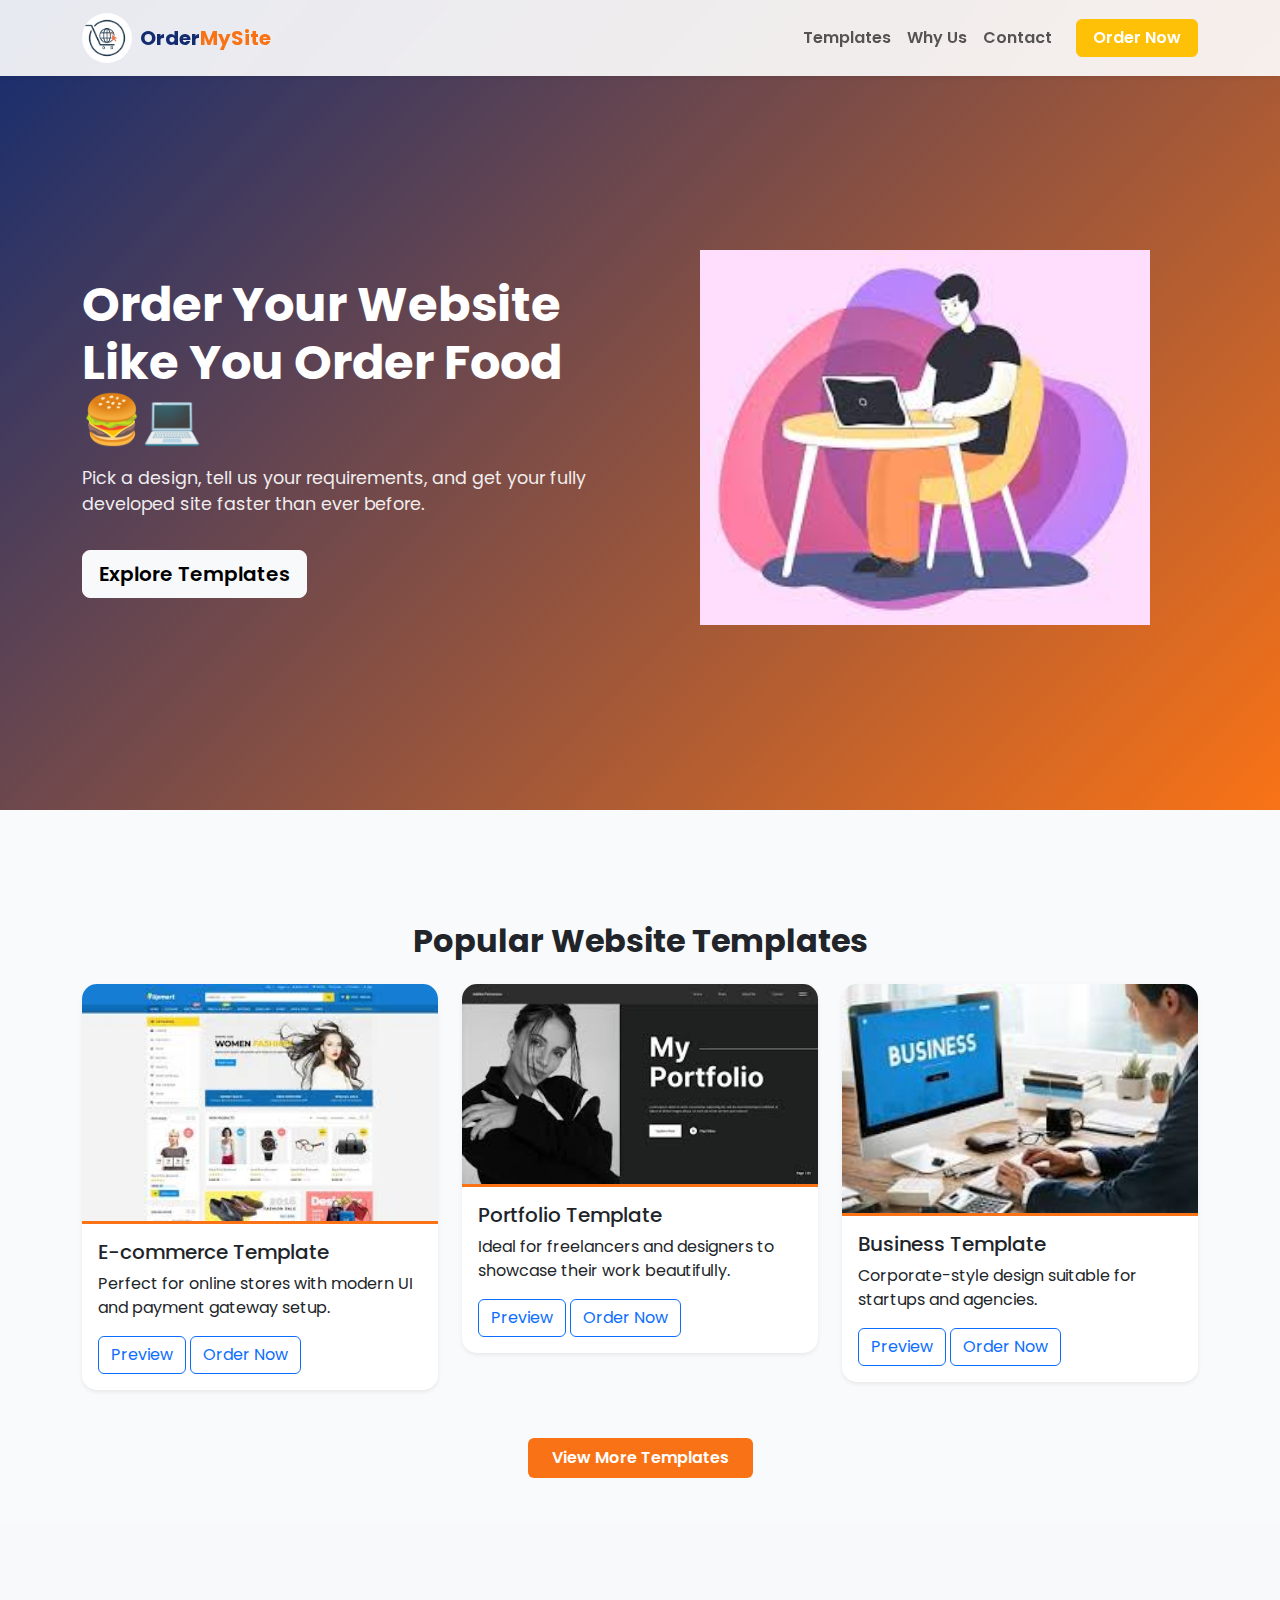
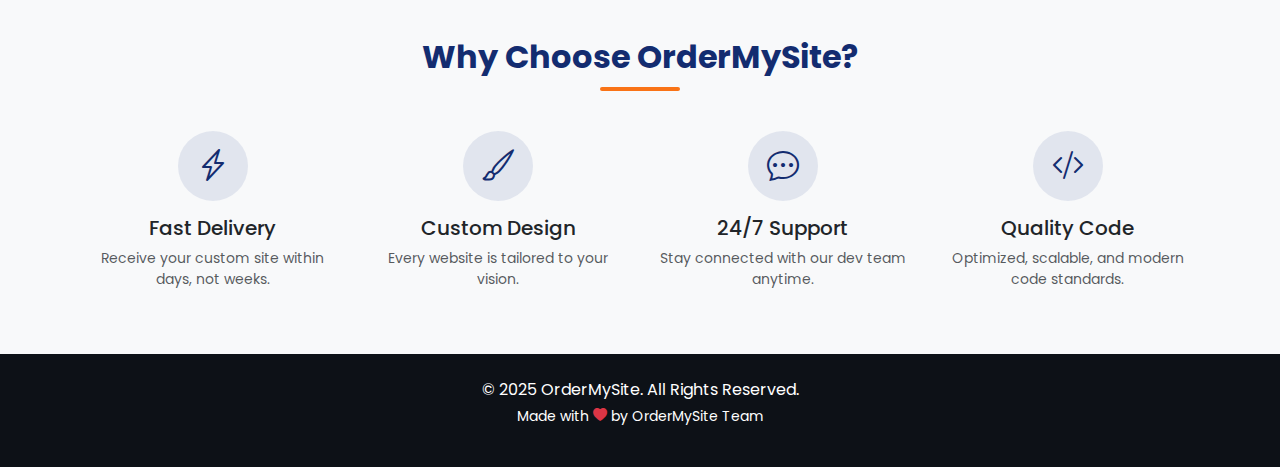
<file: OrderMySite/index.html>
<!DOCTYPE html>
<html lang="en">
<head>
  <meta charset="UTF-8">
  <meta name="viewport" content="width=device-width, initial-scale=1.0">
  <title>OrderMySite - Order Your Dream Website</title>

  <!-- Bootstrap + Icons -->
  <link href="https://cdn.jsdelivr.net/npm/bootstrap@5.3.8/dist/css/bootstrap.min.css" rel="stylesheet">
  <link href="https://cdn.jsdelivr.net/npm/bootstrap-icons@1.11.1/font/bootstrap-icons.css" rel="stylesheet">

  <!-- Google Font -->
  <link href="https://fonts.googleapis.com/css2?family=Poppins:wght@400;500;600;700&display=swap" rel="stylesheet">

<link rel="stylesheet" href="style.css">
</head>
<body>

  <!-- Navbar -->
  <nav class="navbar navbar-expand-lg fixed-top shadow-sm">
    <div class="container">
      <a class="navbar-brand fw-bold d-flex align-items-center" href="index.html">
        <img src="assets/logo.png" alt="OrderMySite Logo">
        <span style="color: var(--primary);">Order</span><span style="color: var(--accent);">MySite</span>
      </a>
      <button class="navbar-toggler" data-bs-toggle="collapse" data-bs-target="#navMenu">
        <span class="navbar-toggler-icon"></span>
      </button>
      <div id="navMenu" class="collapse navbar-collapse justify-content-end">
        <ul class="navbar-nav align-items-center">
          <li class="nav-item"><a class="nav-link fw-semibold" href="#templates">Templates</a></li>
          <li class="nav-item"><a class="nav-link fw-semibold" href="#why">Why Us</a></li>
          <li class="nav-item"><a class="nav-link fw-semibold" href="#contact">Contact</a></li>
          <li class="nav-item ms-3">
            <a href="order.html" class="btn btn-warning text-white px-3 fw-semibold">Order Now</a>
          </li>
        </ul>
      </div>
    </div>
  </nav>

  <!-- Hero Section -->
  <section class="hero">
    <div class="container py-5">
      <div class="row align-items-center">
        <div class="col-md-6 text-center text-md-start">
          <h1>Order Your Website Like You Order Food 🍔💻</h1>
          <p class="mt-3">Pick a design, tell us your requirements, and get your fully developed site faster than ever before.</p>
          <a href="#templates" class="btn btn-light btn-lg mt-3 fw-semibold">Explore Templates</a>
        </div>
        <div class="col-md-6 text-center mt-5 mt-md-0">
          <img src="assets/hero.jpg" alt="Hero Image" class="img-fluid">
        </div>
      </div>
    </div>
  </section>

 <!-- template -->

  <section id="templates" class="templates py-5">
  <div class="container">
    <h2 class="text-center mb-4 fw-bold">Popular Website Templates</h2>
    <div class="row g-4">
      <div class="col-md-4">
        <div class="card shadow-sm border-0">
          <img src="/assets/e commerse.jpg" class="card-img-top" alt="E-commerce Template">
          <div class="card-body">
            <h5 class="card-title">E-commerce Template</h5>
            <p class="card-text">Perfect for online stores with modern UI and payment gateway setup.</p>
            <a href="preview.html" class="btn btn-outline-primary">Preview</a>
            <a href="order.html" class="btn btn-outline-primary">Order Now</a>
          </div>
        </div>
      </div>

      <div class="col-md-4">
        <div class="card shadow-sm border-0">
          <img src="assets/portfolio.jpg" class="card-img-top" alt="Portfolio Template">
          <div class="card-body">
            <h5 class="card-title">Portfolio Template</h5>
            <p class="card-text">Ideal for freelancers and designers to showcase their work beautifully.</p>
            <a href="preview.html" class="btn btn-outline-primary">Preview</a>
            <a href="order.html" class="btn btn-outline-primary">Order Now</a>
          </div>
        </div>
      </div>

      <div class="col-md-4">
        <div class="card shadow-sm border-0">
          <img src="assets/business.jpg" class="card-img-top" alt="Business Template">
          <div class="card-body">
            <h5 class="card-title">Business Template</h5>
            <p class="card-text">Corporate-style design suitable for startups and agencies.</p>
            <a href="preview.html" class="btn btn-outline-primary">Preview</a>
            <a href="order.html" class="btn btn-outline-primary">Order Now</a>
          </div>
        </div>
      </div>
    </div>

    <!-- View More Button -->
    <div class="text-center mt-5">
      <a href="templates.html" class="btn btn-primary px-4 py-2 fw-semibold" style="background-color:var(--accent); border:none;">
        View More Templates
      </a>
    </div>
  </div>
</section>

  <!-- Why Choose Us -->
  <section id="why" class="py-5 bg-light">
    <div class="container text-center">
      <h2 class="section-title">Why Choose OrderMySite?</h2>
      <div class="row g-4">
        <div class="col-md-3">
          <div class="feature-icon"><i class="bi bi-lightning-charge"></i></div>
          <h5>Fast Delivery</h5>
          <p class="text-muted small">Receive your custom site within days, not weeks.</p>
        </div>
        <div class="col-md-3">
          <div class="feature-icon"><i class="bi bi-brush"></i></div>
          <h5>Custom Design</h5>
          <p class="text-muted small">Every website is tailored to your vision.</p>
        </div>
        <div class="col-md-3">
          <div class="feature-icon"><i class="bi bi-chat-dots"></i></div>
          <h5>24/7 Support</h5>
          <p class="text-muted small">Stay connected with our dev team anytime.</p>
        </div>
        <div class="col-md-3">
          <div class="feature-icon"><i class="bi bi-code-slash"></i></div>
          <h5>Quality Code</h5>
          <p class="text-muted small">Optimized, scalable, and modern code standards.</p>
        </div>
      </div>
    </div>
  </section>

  <!-- Footer -->
  <footer class="py-4 text-center">
    <div class="container">
      <p class="mb-1">&copy; 2025 OrderMySite. All Rights Reserved.</p>
      <p class="small">Made with <i class="bi bi-heart-fill text-danger"></i> by OrderMySite Team</p>
    </div>
  </footer>

  <!-- Scripts -->
  <script src="https://cdn.jsdelivr.net/npm/bootstrap@5.3.8/dist/js/bootstrap.bundle.min.js"></script>
  <script>
    // Navbar scroll effect
    window.addEventListener('scroll', function() {
      const navbar = document.querySelector('.navbar');
      if (window.scrollY > 50) navbar.classList.add('scrolled');
      else navbar.classList.remove('scrolled');
    });
  </script>
</body>
</html>
</file>
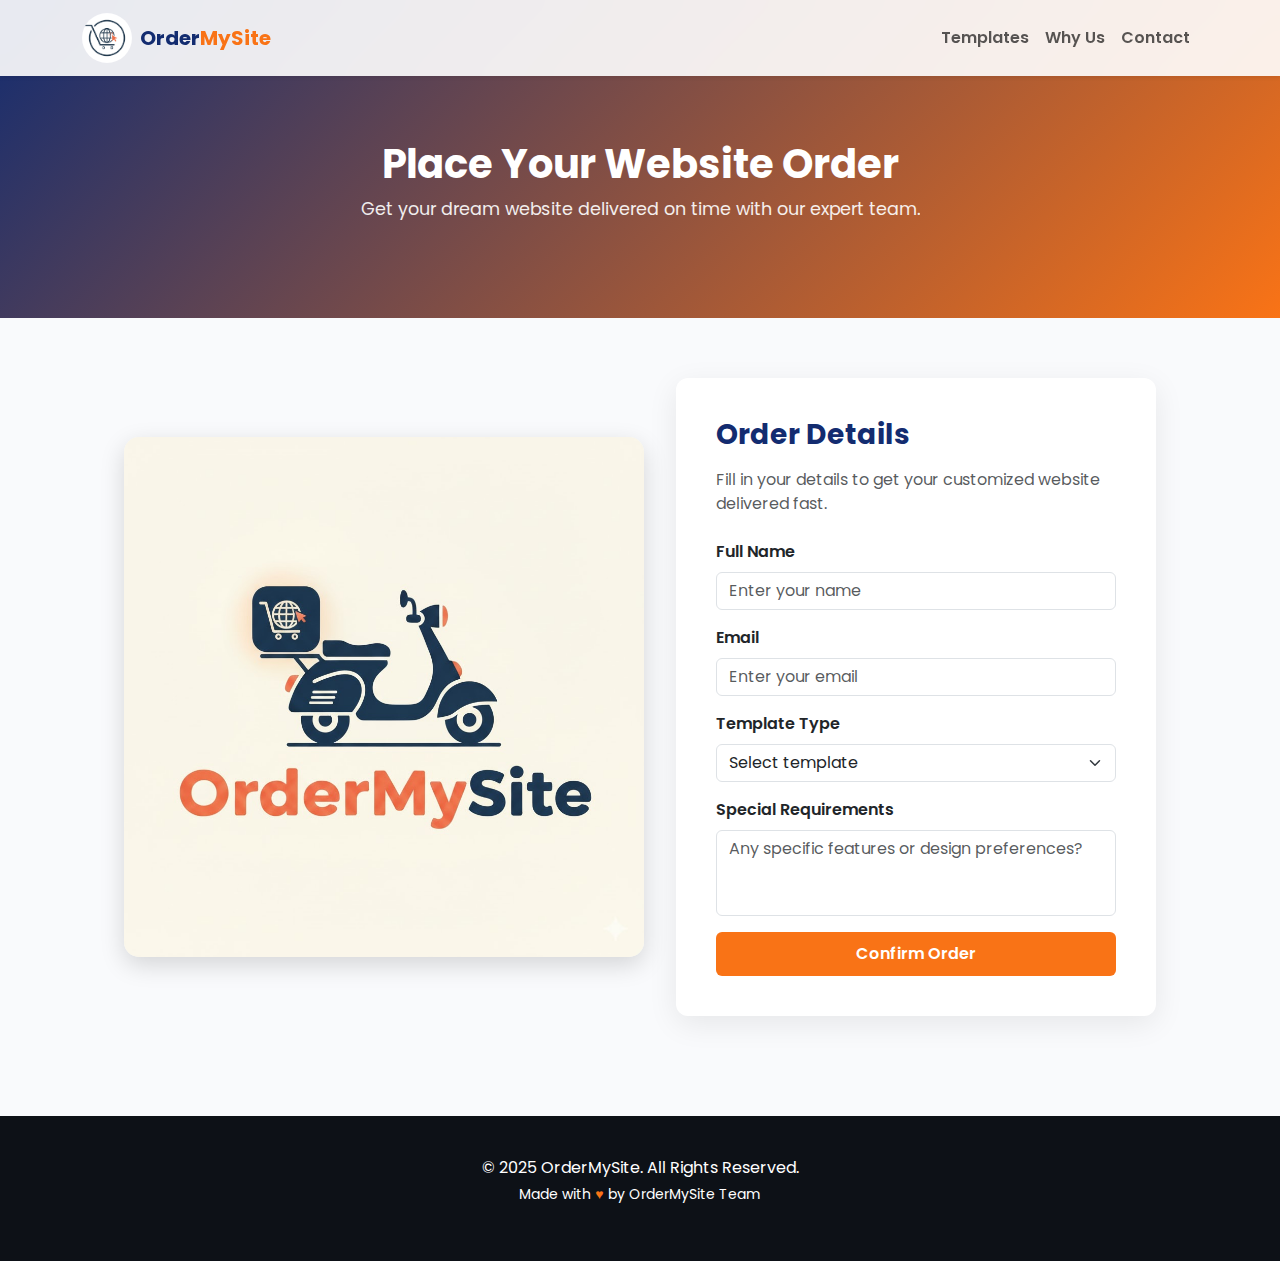
<file: order.html>
<!DOCTYPE html>
<html lang="en">
<head>
  <meta charset="UTF-8">
  <meta name="viewport" content="width=device-width, initial-scale=1.0">
  <title>Place Your Order | OrderMySite</title>
  <link href="https://cdn.jsdelivr.net/npm/bootstrap@5.3.2/dist/css/bootstrap.min.css" rel="stylesheet">
  <link href="https://fonts.googleapis.com/css2?family=Poppins:wght@400;500;600;700&display=swap" rel="stylesheet">

  <style>
    :root {
      --primary: #132c70;
      --accent: #F97316;
      --light-bg: #f9fafc;
    }

    body {
      font-family: 'Poppins', sans-serif;
      background-color: var(--light-bg);
      scroll-behavior: smooth;
    }

    /* Navbar */
    .navbar {
      backdrop-filter: blur(10px);
      background: rgba(255, 255, 255, 0.9);
      transition: background 0.3s ease;
    }
    .navbar.scrolled {
      background: #fff;
      box-shadow: 0 2px 15px rgba(0,0,0,0.05);
    }
    .navbar-brand img {
      height: 50px;
      border-radius: 50%;
      margin-right: 8px;
    }

    /* Order Hero */
    .order-hero {
      padding: 140px 0 80px;
      background: linear-gradient(135deg, var(--primary), var(--accent));
      color: #fff;
      text-align: center;
    }
    .order-hero h1 {
      font-weight: 700;
      animation: fadeUp 1.2s ease;
    }
    .order-hero p {
      opacity: 0.9;
      font-size: 1.1rem;
      animation: fadeUp 1.5s ease;
    }

    @keyframes fadeUp {
      from {opacity: 0; transform: translateY(20px);}
      to {opacity: 1; transform: translateY(0);}
    }

    /* Order Section */
    .order-section {
      display: flex;
      flex-wrap: wrap;
      align-items: center;
      justify-content: center;
      gap: 2rem;
      padding: 60px 20px 100px;
    }

    .order-section img {
      width: 100%;
      max-width: 520px;
      border-radius: 15px;
      box-shadow: 0 8px 25px rgba(0,0,0,0.15);
      animation: float 3s ease-in-out infinite;
    }

    @keyframes float {
      0%, 100% {transform: translateY(0);}
      50% {transform: translateY(-10px);}
    }

    .order-form {
      background-color: #fff;
      padding: 40px;
      border-radius: 12px;
      box-shadow: 0 8px 30px rgba(0,0,0,0.08);
      animation: fadeInUp 0.8s ease-in-out;
      max-width: 480px;
      width: 100%;
    }

    @keyframes fadeInUp {
      from { transform: translateY(20px); opacity: 0; }
      to { transform: translateY(0); opacity: 1; }
    }

    label {
      font-weight: 600;
      margin-bottom: 5px;
    }

    textarea {
      resize: none;
    }

    .btn-order {
      background-color: var(--accent);
      color: #fff;
      font-weight: 600;
      border: none;
      padding: 10px 25px;
      transition: all 0.3s ease;
    }
    .btn-order:hover {
      background-color: #e4650f;
    }

    /* Footer */
    footer {
      background-color: #0d1117;
      color: #fff;
      padding: 40px 0;
    }
    footer a {
      color: #bbb;
      text-decoration: none;
    }
    footer a:hover {
      color: var(--accent);
    }
  </style>
</head>
<body>

<!-- Navbar -->
<nav class="navbar navbar-expand-lg fixed-top shadow-sm">
  <div class="container">
    <a class="navbar-brand fw-bold d-flex align-items-center" href="index.html">
      <img src="assets/logo.png" alt="OrderMySite Logo">
      <span style="color: var(--primary);">Order</span><span style="color: var(--accent);">MySite</span>
    </a>
    <button class="navbar-toggler" data-bs-toggle="collapse" data-bs-target="#navMenu">
      <span class="navbar-toggler-icon"></span>
    </button>
    <div id="navMenu" class="collapse navbar-collapse justify-content-end">
      <ul class="navbar-nav align-items-center">
        <li class="nav-item"><a class="nav-link fw-semibold" href="index.html#templates">Templates</a></li>
        <li class="nav-item"><a class="nav-link fw-semibold" href="index.html#why">Why Us</a></li>
        <li class="nav-item"><a class="nav-link fw-semibold" href="index.html#contact">Contact</a></li>
      </ul>
    </div>
  </div>
</nav>

<!-- Hero -->
<section class="order-hero">
  <div class="container">
    <h1>Place Your Website Order</h1>
    <p>Get your dream website delivered on time with our expert team.</p>
  </div>
</section>

<!-- Order Section -->
<section class="order-section">
  <div class="order-image">
    <img src="assets/final order.jpg" alt="Order Website">
  </div>

  <div class="order-form">
    <h3 class="fw-bold mb-3" style="color:var(--primary);">Order Details</h3>
    <p class="text-muted mb-4">Fill in your details to get your customized website delivered fast.</p>
    
    <form>
      <div class="mb-3">
        <label class="form-label">Full Name</label>
        <input type="text" class="form-control" placeholder="Enter your name" required>
      </div>
      <div class="mb-3">
        <label class="form-label">Email</label>
        <input type="email" class="form-control" placeholder="Enter your email" required>
      </div>
      <div class="mb-3">
        <label class="form-label">Template Type</label>
        <select class="form-select" required>
          <option selected disabled>Select template</option>
          <option>E-commerce</option>
          <option>Portfolio</option>
          <option>Business</option>
          <option>Landing Page</option>
        </select>
      </div>
      <div class="mb-3">
        <label class="form-label">Special Requirements</label>
        <textarea class="form-control" rows="3" placeholder="Any specific features or design preferences?"></textarea>
      </div>
      <button type="submit" class="btn btn-order w-100">Confirm Order</button>
    </form>
  </div>
</section>

<!-- Footer -->
<footer class="text-center">
  <div class="container">
    <p class="mb-1">&copy; 2025 OrderMySite. All Rights Reserved.</p>
    <p class="small">Made with <span style="color: var(--accent);">♥</span> by OrderMySite Team</p>
  </div>
</footer>

<script src="https://cdn.jsdelivr.net/npm/bootstrap@5.3.2/dist/js/bootstrap.bundle.min.js"></script>
<script>
const form = document.querySelector

  window.addEventListener("scroll", () => {
    const navbar = document.querySelector(".navbar");
    navbar.classList.toggle("scrolled", window.scrollY > 50);
  });
</script>
</body>
</html>
</file>
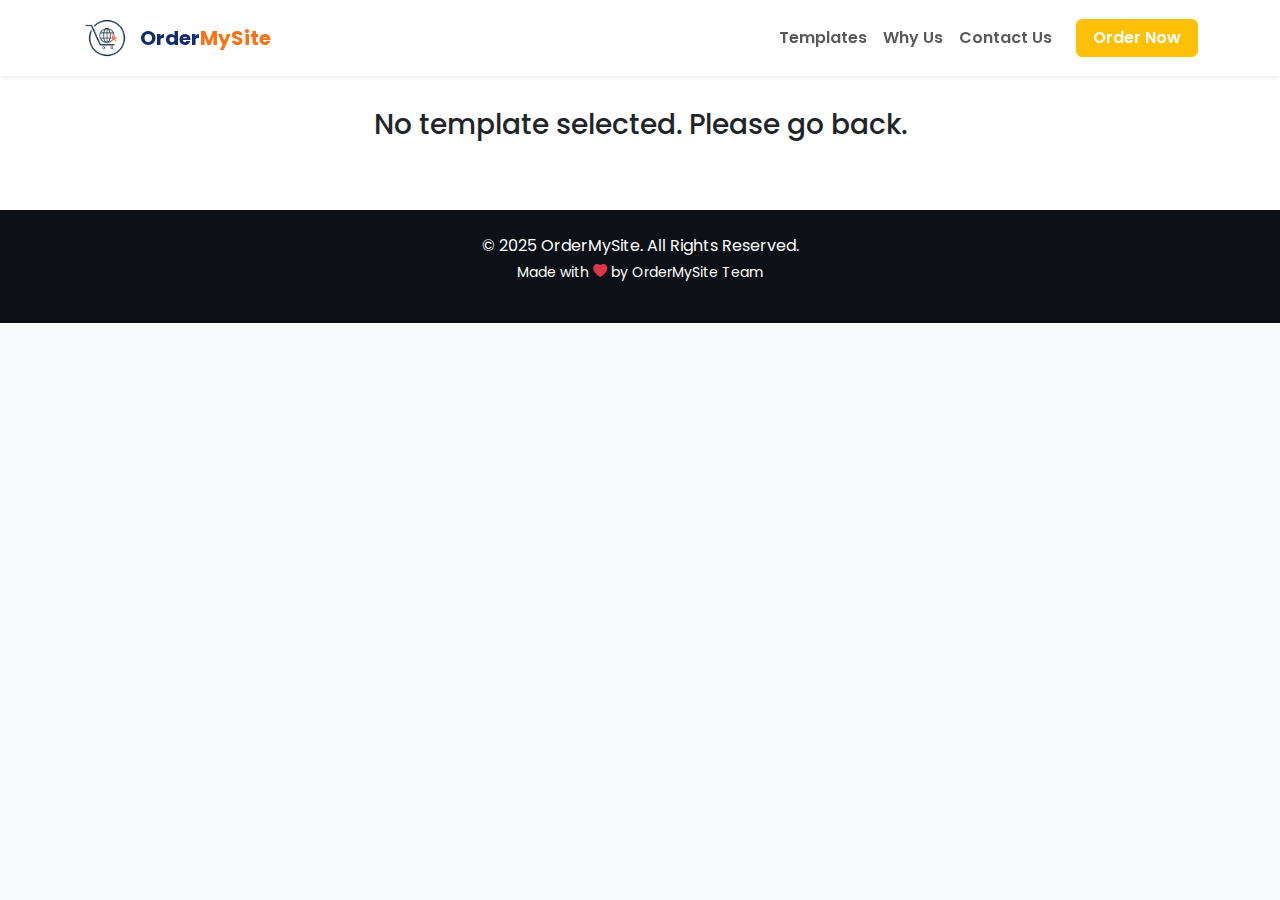
<file: preview.html>
<!DOCTYPE html>
<html lang="en">
<head>
  <meta charset="UTF-8" />
  <meta name="viewport" content="width=device-width, initial-scale=1.0" />
  <title>Template Preview | OrderMySite</title>
  <link href="https://cdn.jsdelivr.net/npm/bootstrap@5.3.2/dist/css/bootstrap.min.css" rel="stylesheet">
  


 <link href="https://cdn.jsdelivr.net/npm/bootstrap@5.3.8/dist/css/bootstrap.min.css" rel="stylesheet"/>
    <link
      href="https://cdn.jsdelivr.net/npm/bootstrap-icons@1.11.1/font/bootstrap-icons.css"
      rel="stylesheet"
    />

    <!-- Google Font -->
    <link
      href="https://fonts.googleapis.com/css2?family=Poppins:wght@400;500;600;700&display=swap"
      rel="stylesheet"
    />

    <link rel="stylesheet" href="style.css" />
  

</head>
<body>

    <!-- navbar -->
<nav class="navbar navbar-expand-lg fixed-top shadow-sm"></nav>



<!-- <iframe src="https://www.wikipedia.org/" frameborder="0" height="800px" width="800px" style="margin-top: 5rem;"></iframe> -->

 <section class="preview-section">
</section>




<footer class="py-4 text-center"></footer>
  



<script src="https://cdn.jsdelivr.net/npm/bootstrap@5.3.2/dist/js/bootstrap.bundle.min.js"></script>
<script src="logic/data.js"></script>
<script src="logic/conponent.js"></script>


  


<script src="logic/script.js"></script>


  </body>
</html>
</file>
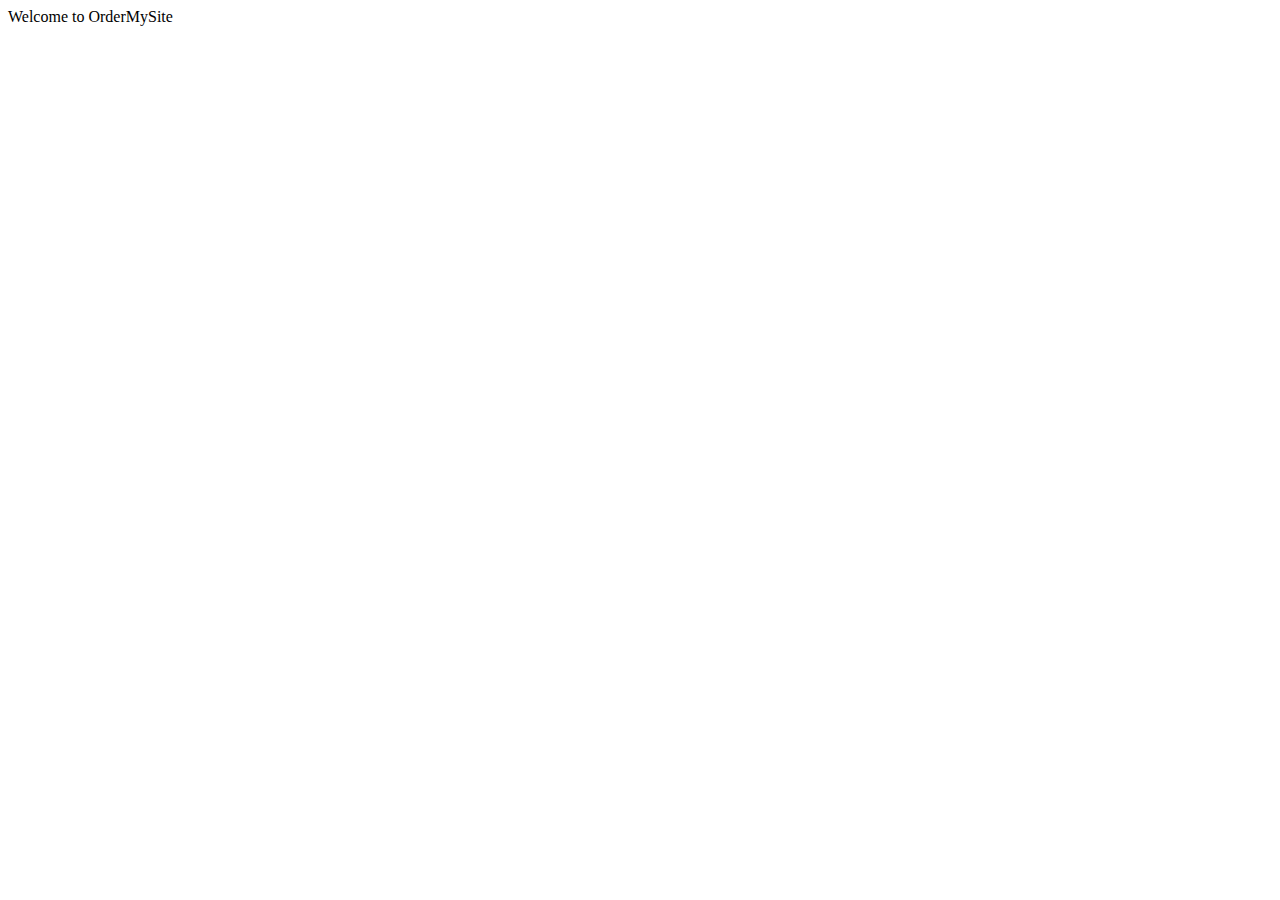
<file: temp.html>
<!DOCTYPE html>
<html lang="en">
<head>
    <meta charset="UTF-8">
    <meta name="viewport" content="width=device-width, initial-scale=1.0">
    <title>OrderMySite</title>
</head>
<body>
    Welcome to OrderMySite
</body>
</html>
</file>
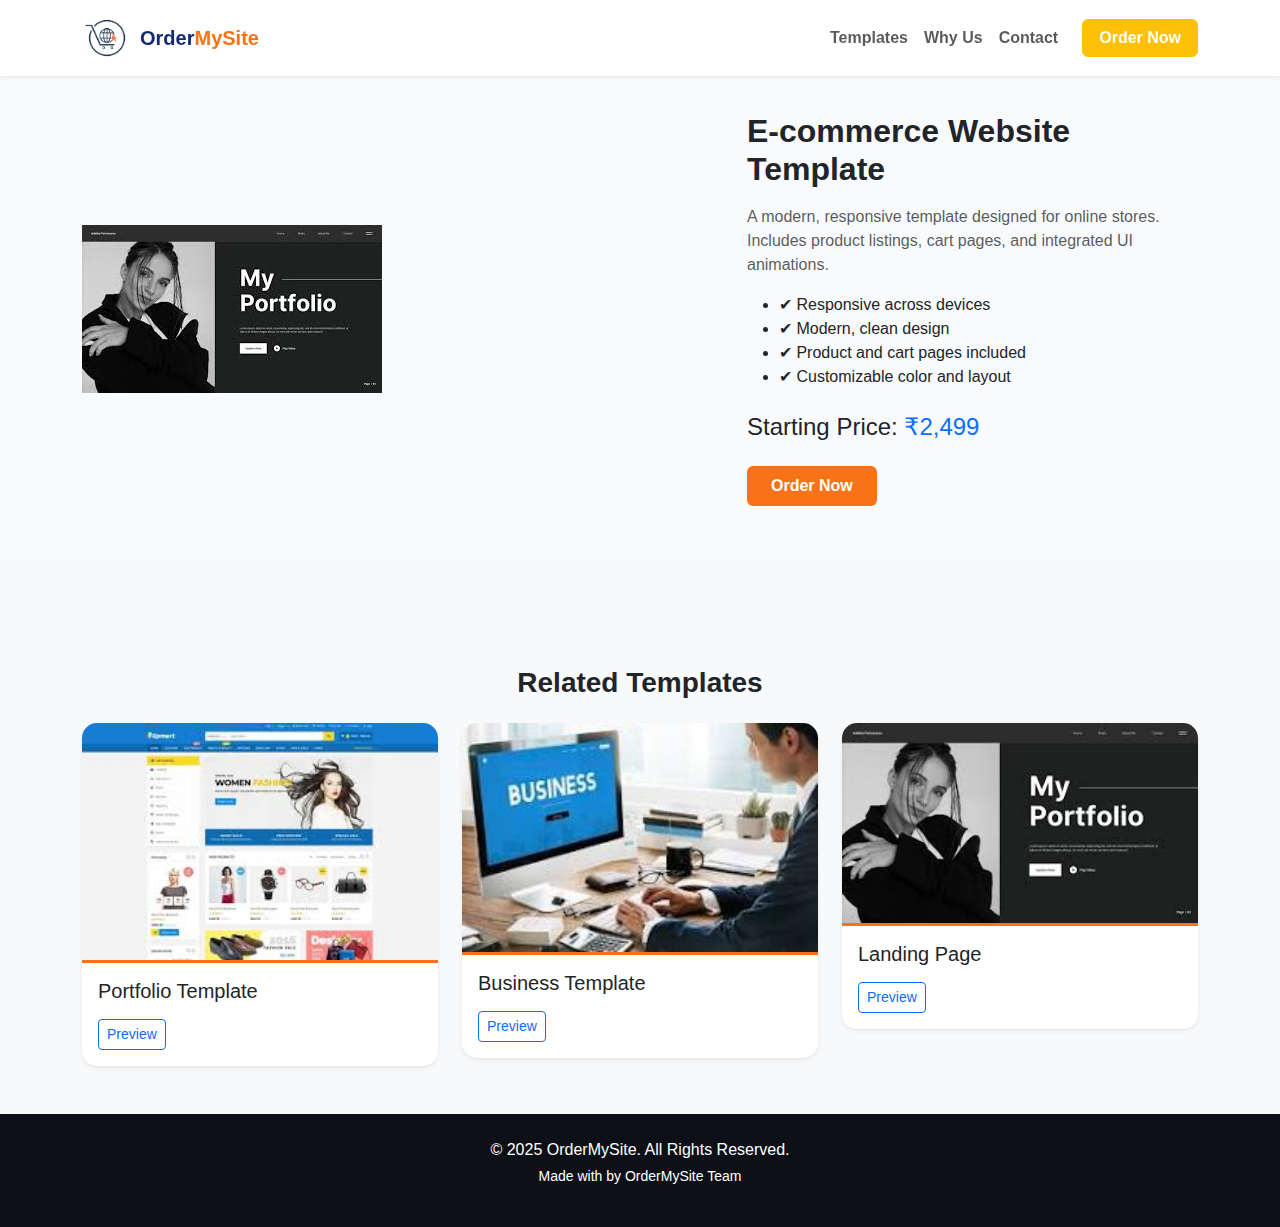
<file: OrderMySite/preview.html>
<!DOCTYPE html>
<html lang="en">
<head>
  <meta charset="UTF-8">
  <meta name="viewport" content="width=device-width, initial-scale=1.0">
  <title>Template Preview | OrderMySite</title>
  <link href="https://cdn.jsdelivr.net/npm/bootstrap@5.3.2/dist/css/bootstrap.min.css" rel="stylesheet">
   <link rel="stylesheet" href="style.css">
</head>
<body>

<!-- Navbar -->

  <nav class="navbar navbar-expand-lg fixed-top shadow-sm">
    <div class="container">
      <a class="navbar-brand fw-bold d-flex align-items-center" href="index.html">
        <img src="assets/logo.png" alt="OrderMySite Logo">
        <span style="color: var(--primary);">Order</span><span style="color: var(--accent);">MySite</span>
      </a>
      <button class="navbar-toggler" data-bs-toggle="collapse" data-bs-target="#navMenu">
        <span class="navbar-toggler-icon"></span>
      </button>
      <div id="navMenu" class="collapse navbar-collapse justify-content-end">
        <ul class="navbar-nav align-items-center">
          <li class="nav-item"><a class="nav-link fw-semibold" href="#templates">Templates</a></li>
          <li class="nav-item"><a class="nav-link fw-semibold" href="#why">Why Us</a></li>
          <li class="nav-item"><a class="nav-link fw-semibold" href="#contact">Contact</a></li>
          <li class="nav-item ms-3">
            <a href="#order" class="btn btn-warning text-white px-3 fw-semibold">Order Now</a>
          </li>
        </ul>
      </div>
    </div>
  </nav>

<!-- Preview Section -->
<section class="py-5" >
  <div class="container">
    <div class="row align-items-center g-4">
      <div class="col-md-7">
        <img src="assets/portfolio.jpg" class="preview-img" alt="Template Preview">
      </div>
      <div class="col-md-5">
        <h2 class="fw-bold mb-3">E-commerce Website Template</h2>
        <p class="text-muted">A modern, responsive template designed for online stores. Includes product listings, cart pages, and integrated UI animations.</p>
        <ul class="feature-list">
          <li>✔ Responsive across devices</li>
          <li>✔ Modern, clean design</li>
          <li>✔ Product and cart pages included</li>
          <li>✔ Customizable color and layout</li>
        </ul>
        <div class="mt-4">
          <h4>Starting Price: <span class="text-primary">₹2,499</span></h4>
        </div>
        <div class="mt-4">
<a href="order.html" class="btn btn-primary px-4 py-2 fw-semibold" style="background-color:var(--accent); border:none;">Order Now</a>
        </div>
      </div>
    </div>
  </div>
</section>

<!-- Related Templates -->
<section class="py-5 bg-light">
  <div class="container">
    <h3 class="text-center fw-bold mb-4">Related Templates</h3>
    <div class="row g-4">
      <div class="col-md-4">
        <div class="card border-0 shadow-sm">
          <img src="assets/e commerse.jpg" class="card-img-top" alt="Template">
          <div class="card-body">
            <h5>Portfolio Template</h5>
            <a href="#" class="btn btn-outline-primary btn-sm mt-2">Preview</a>
          </div>
        </div>
      </div>
      <div class="col-md-4">
        <div class="card border-0 shadow-sm">
          <img src="assets/business.jpg" class="card-img-top" alt="Template">
          <div class="card-body">
            <h5>Business Template</h5>
            <a href="#" class="btn btn-outline-primary btn-sm mt-2">Preview</a>
          </div>
        </div>
      </div>
      <div class="col-md-4">
        <div class="card border-0 shadow-sm">
          <img src="assets/portfolio.jpg" class="card-img-top" alt="Template">
          <div class="card-body">
            <h5>Landing Page</h5>
            <a href="#" class="btn btn-outline-primary btn-sm mt-2">Preview</a>
          </div>
        </div>
      </div>
    </div>
  </div>
</section>

<!-- Footer -->
  <footer class="py-4 text-center">
    <div class="container">
      <p class="mb-1">&copy; 2025 OrderMySite. All Rights Reserved.</p>
      <p class="small">Made with <i class="bi bi-heart-fill text-danger"></i> by OrderMySite Team</p>
    </div>
  </footer>
<script src="https://cdn.jsdelivr.net/npm/bootstrap@5.3.2/dist/js/bootstrap.bundle.min.js"></script>
</body>
</html>
</file>
<file: OrderMySite/style.css>
:root {
      --primary: #132c70;
      --accent: #F97316;
      --light-bg: #f9fafc;
    }

    body {
      font-family: 'Poppins', sans-serif;
      background-color: var(--light-bg);
      scroll-behavior: smooth;
    }

    /* Navbar */
    .navbar {
      backdrop-filter: blur(10px);
      background: rgba(255, 255, 255, 0.9);
      transition: background 0.3s ease;
    }
    .navbar.scrolled {
      background: #fff;
      box-shadow: 0 2px 15px rgba(0,0,0,0.05);
    }
    .navbar-brand img {
      height: 50px;
      border-radius: 50%;
      margin-right: 8px;
    }

    /* Hero */
    .hero {
      min-height: 90vh;
      display: flex;
      align-items: center;
      background: linear-gradient(135deg, var(--primary), var(--accent));
      color: #fff;
      overflow: hidden;
    }
    .hero h1 {
      font-weight: 700;
      font-size: 3rem;
      animation: fadeUp 1.2s ease;
    }
    .hero p {
      font-size: 1.1rem;
      opacity: 0.9;
      animation: fadeUp 1.5s ease;
    }
    .hero img {
      width: 100%;
      max-width: 450px;
      animation: float 3s ease-in-out infinite;
    }
    @keyframes fadeUp {
      from {opacity: 0; transform: translateY(20px);}
      to {opacity: 1; transform: translateY(0);}
    }
    @keyframes float {
      0%, 100% {transform: translateY(0);}
      50% {transform: translateY(-10px);}
    }

    .py-5{
        padding-top: 7rem !important;
    }
    /* Template Cards */
    .section-title {
      font-weight: 700;
      color: var(--primary);
      margin-bottom: 40px;
      text-align: center;
      position: relative;
    }
    .section-title::after {
      content: '';
      width: 80px;
      height: 4px;
      background: var(--accent);
      display: block;
      margin: 10px auto 0;
      border-radius: 2px;
    }
    .card {
      border: none;
      border-radius: 15px;
      overflow: hidden;
      transition: all 0.3s ease;
    }
    .card:hover {
      transform: translateY(-10px);
      box-shadow: 0 8px 30px rgba(0,0,0,0.1);
    }
    .card img {
      border-bottom: 3px solid var(--accent);
    }

    /* Why Choose Us */
    .feature-icon {
      background-color: rgba(30,58,138,0.1);
      color: var(--primary);
      border-radius: 50%;
      width: 70px;
      height: 70px;
      display: flex;
      justify-content: center;
      align-items: center;
      font-size: 2rem;
      margin: 0 auto 15px;
      transition: all 0.3s ease;
    }
    .feature-icon:hover {
      background: var(--accent);
      color: #fff;
      transform: scale(1.1);
    }


        /* Hero Section */
.order-hero {
      padding: 120px 0 80px;
      background: linear-gradient(135deg, #007bff 0%, #6610f2 100%);
      color: white;
      text-align: center;
    }

    .order-hero h1 {
      font-weigh    t: 700;
    }

    .order-hero p {
      opacity: 0.9;
      font-size: 1.1rem;
    }

    /* Order Form */
    .order-form {
      background-color: #fff;
      padding: 40px;
      border-radius: 12px;
      box-shadow: 0 8px 30px rgba(0, 0, 0, 0.08);
      margin-top: -60px;
      animation: fadeInUp 0.8s ease-in-out;
    }

    @keyframes fadeInUp {
      from { transform: translateY(20px); opacity: 0; }
      to { transform: translateY(0); opacity: 1; }
    }

    label {
      font-weight: 600;
      margin-bottom: 5px;
    }

    textarea {
      resize: none;
    }

    /* Footer */
    footer {
      background-color: #0d1117;
      color: #fff;
    }
    footer a {
      color: #bbb;
      text-decoration: none;
    }
    footer a:hover {
      color: var(--accent);
    }
</file>
<file: style.css>
:root {
    --primary: #132c70;
    --accent: #F97316;
    --light-bg: #f9fafc;
  }

  body {
    font-family: 'Poppins', sans-serif;
    background-color: var(--light-bg);
    margin: 0;
    padding: 0;
    scroll-behavior: smooth;
  }

  /* Navbar */
  .navbar {
    backdrop-filter: blur(10px);
    background: rgba(255, 255, 255, 0.9);
    transition: background 0.3s ease;
  }
  .navbar.scrolled {
    background: #fff;
    box-shadow: 0 2px 15px rgba(0,0,0,0.05);
  }
  .navbar-brand img {
    height: 50px;
    border-radius: 50%;
    margin-right: 8px;
  }

  /* Hero */
  .hero {
    min-height: 100vh;
    display: flex;
    align-items: center;
    background: linear-gradient(135deg, var(--primary), var(--accent));
    color: #fff;
    overflow: hidden;
  }
  .hero h1 {
    font-weight: 700;
    font-size: 3rem;
    animation: fadeUp 1.2s ease;
  }
  .hero p {
    font-size: 1.1rem;
    opacity: 0.9;
    animation: fadeUp 1.5s ease;
  }
  .hero img {
    width: 100%;
    max-width: 450px;
    border-radius: 1rem;
    animation: float 3s ease-in-out infinite;
  }

  @keyframes fadeUp {
    from {opacity: 0; transform: translateY(20px);}
    to {opacity: 1; transform: translateY(0);}
  }
  @keyframes float {
    0%, 100% {transform: translateY(0);}
    50% {transform: translateY(-10px);}
  }

  .py-5 {
    padding-top: 7rem !important;
  }

  /* Template Preview Section */
  .preview-section {
    display: flex;
    flex-wrap: wrap;
    align-items: center;
    justify-content: center;
    gap: 40px;
    padding: 60px 10%;
    margin-top: 3rem;
    background: #fff;
    box-shadow: 0 4px 10px rgba(0,0,0,0.1);
  }
  .template-image {
    flex: 1 1 400px;
  }
  .template-image img {
    width: 100%;
    border-radius: 12px;
  }
  .template-info {
    flex: 1 1 400px;
  }
  .template-info h2 {
    margin-bottom: 15px;
    color: #222;
  }
  .template-info p {
    margin-bottom: 15px;
    color: #555;
    line-height: 1.6;
  }
  .features {
    list-style: none;
    padding: 0;
    margin-bottom: 20px;
  }
  .features li {
    margin-bottom: 8px;
    padding-left: 18px;
    position: relative;
  }
  .features li::before {
    content: "✔";
    position: absolute;
    left: 0;
    color: #4CAF50;
  }
  .price {
    font-size: 22px;
    font-weight: bold;
    margin-bottom: 20px;
    color: #333;
  }

  /* Section Titles */
  .section-title {
    font-weight: 700;
    color: var(--primary);
    margin-bottom: 40px;
    text-align: center;
    position: relative;
  }
  .section-title::after {
    content: '';
    width: 80px;
    height: 4px;
    background: var(--accent);
    display: block;
    margin: 10px auto 0;
    border-radius: 2px;
  }

  /* Template Cards */
  .card {
    border: none;
    border-radius: 15px;
    overflow: hidden;
    transition: all 0.3s ease;
  }
  .card:hover {
    transform: translateY(-10px);
    box-shadow: 0 8px 30px rgba(0,0,0,0.1);
  }
  .card img {
    border-bottom: 3px solid var(--accent);
  }

  /* Why Choose Us */
  .feature-icon {
    background-color: rgba(30,58,138,0.1);
    color: var(--primary);
    border-radius: 50%;
    width: 70px;
    height: 70px;
    display: flex;
    justify-content: center;
    align-items: center;
    font-size: 2rem;
    margin: 0 auto 15px;
    transition: all 0.3s ease;
  }
  .feature-icon:hover {
    background: var(--accent);
    color: #fff;
    transform: scale(1.1);
  }

  /* Order Hero */
  .order-hero {
    padding: 120px 0 80px;
    background: linear-gradient(135deg, #007bff 0%, #6610f2 100%);
    color: white;
    text-align: center;
  }
  .order-hero h1 {
    font-weight: 700;
  }
  .order-hero p {
    opacity: 0.9;
    font-size: 1.1rem;
  }

  /* Order Form */
  .order-form {
    background-color: #fff;
    padding: 40px;
    border-radius: 12px;
    box-shadow: 0 8px 30px rgba(0, 0, 0, 0.08);
    margin-top: -60px;
    animation: fadeInUp 0.8s ease-in-out;
  }
  label {
    font-weight: 600;
    margin-bottom: 5px;
  }
  textarea {
    resize: none;
  }

  /* Footer */
  footer {
    background-color: #0d1117;
    color: #fff;
  }
  footer a {
    color: #bbb;
    text-decoration: none;
  }
  footer a:hover {
    color: var(--accent);
  }
</file>
